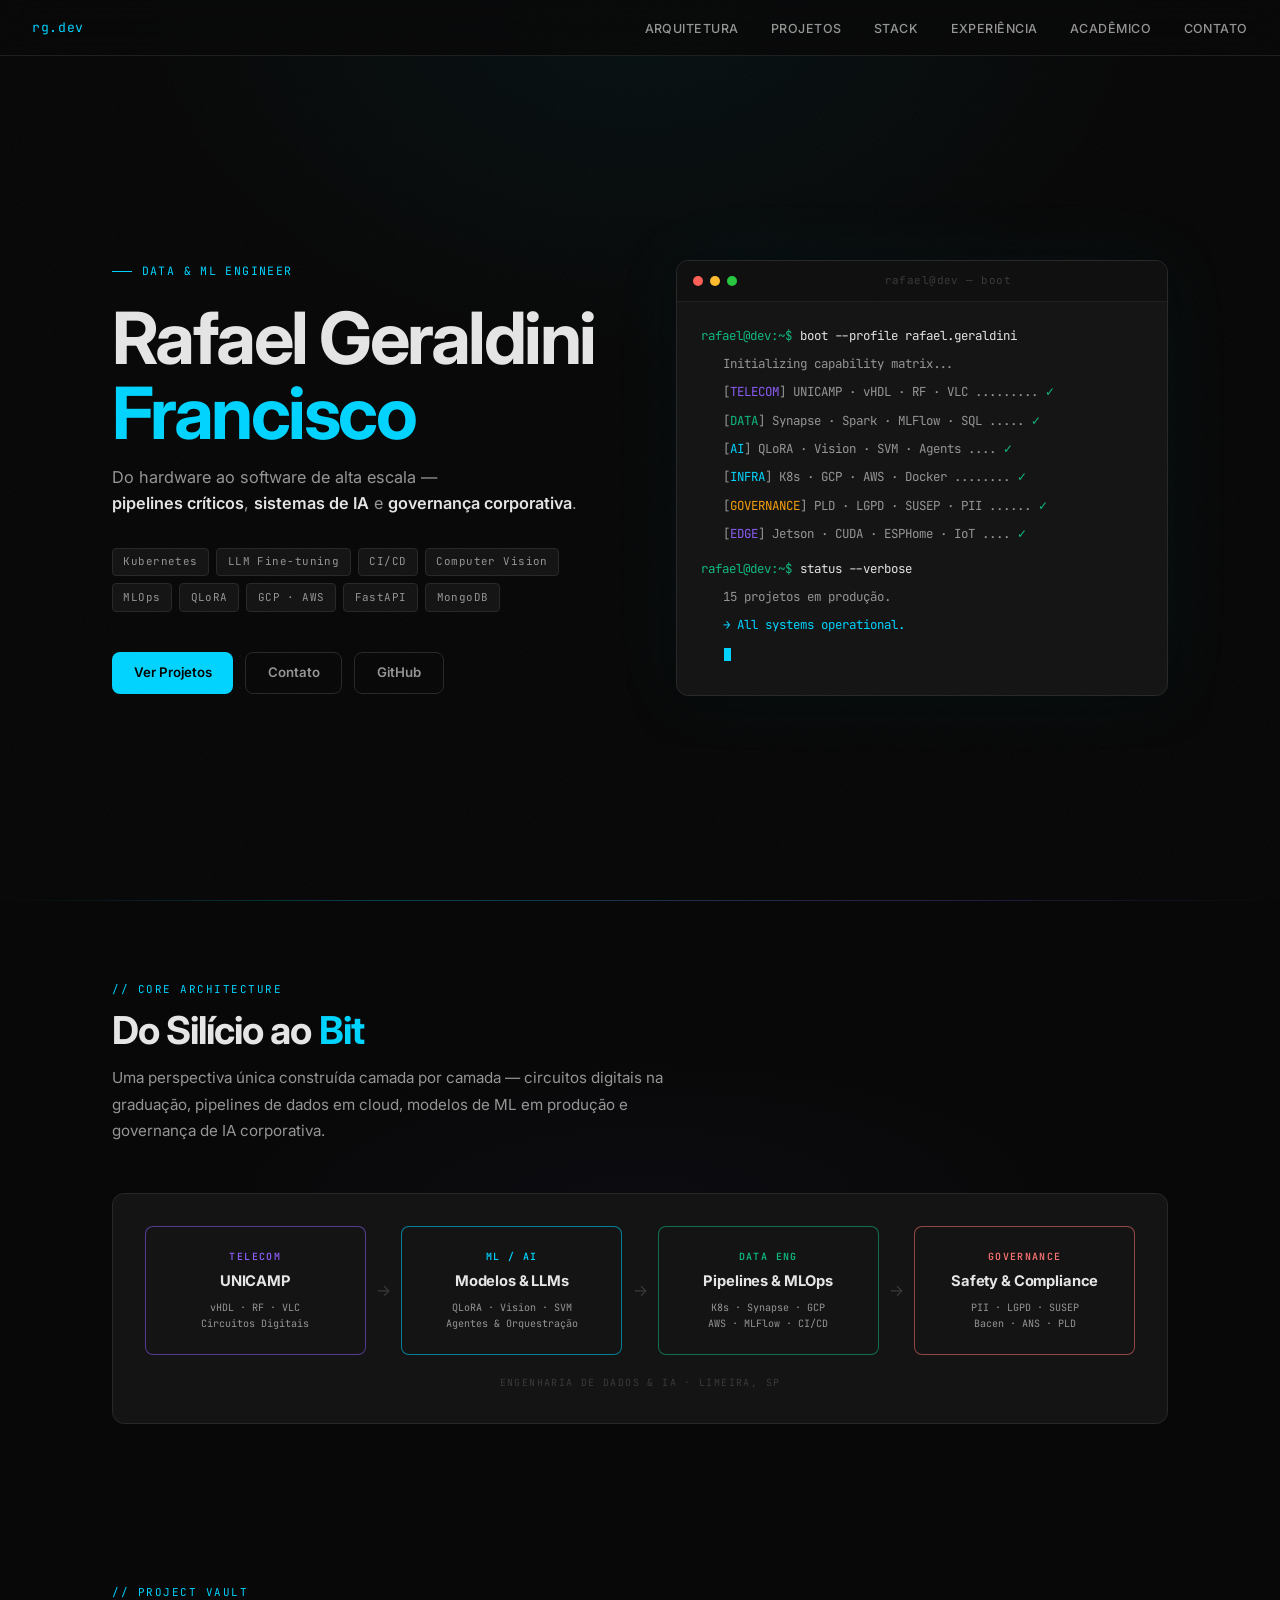
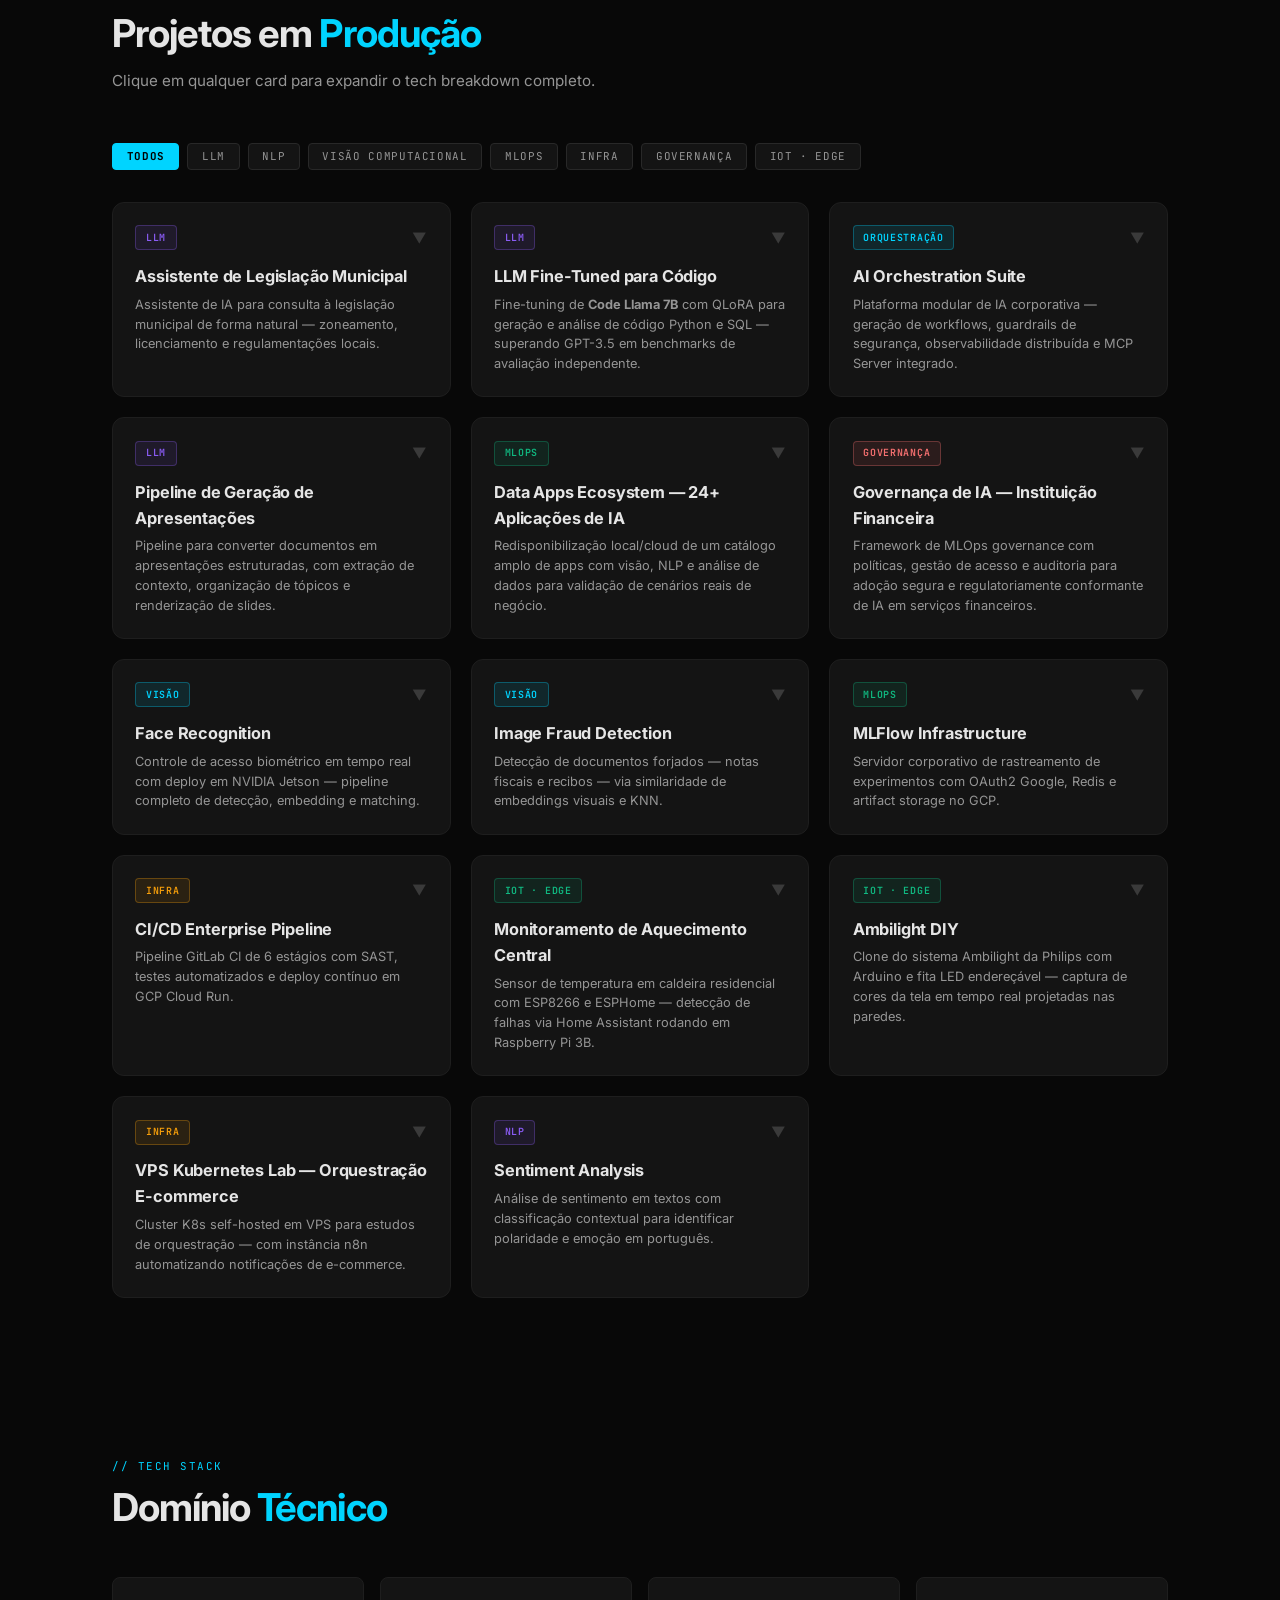
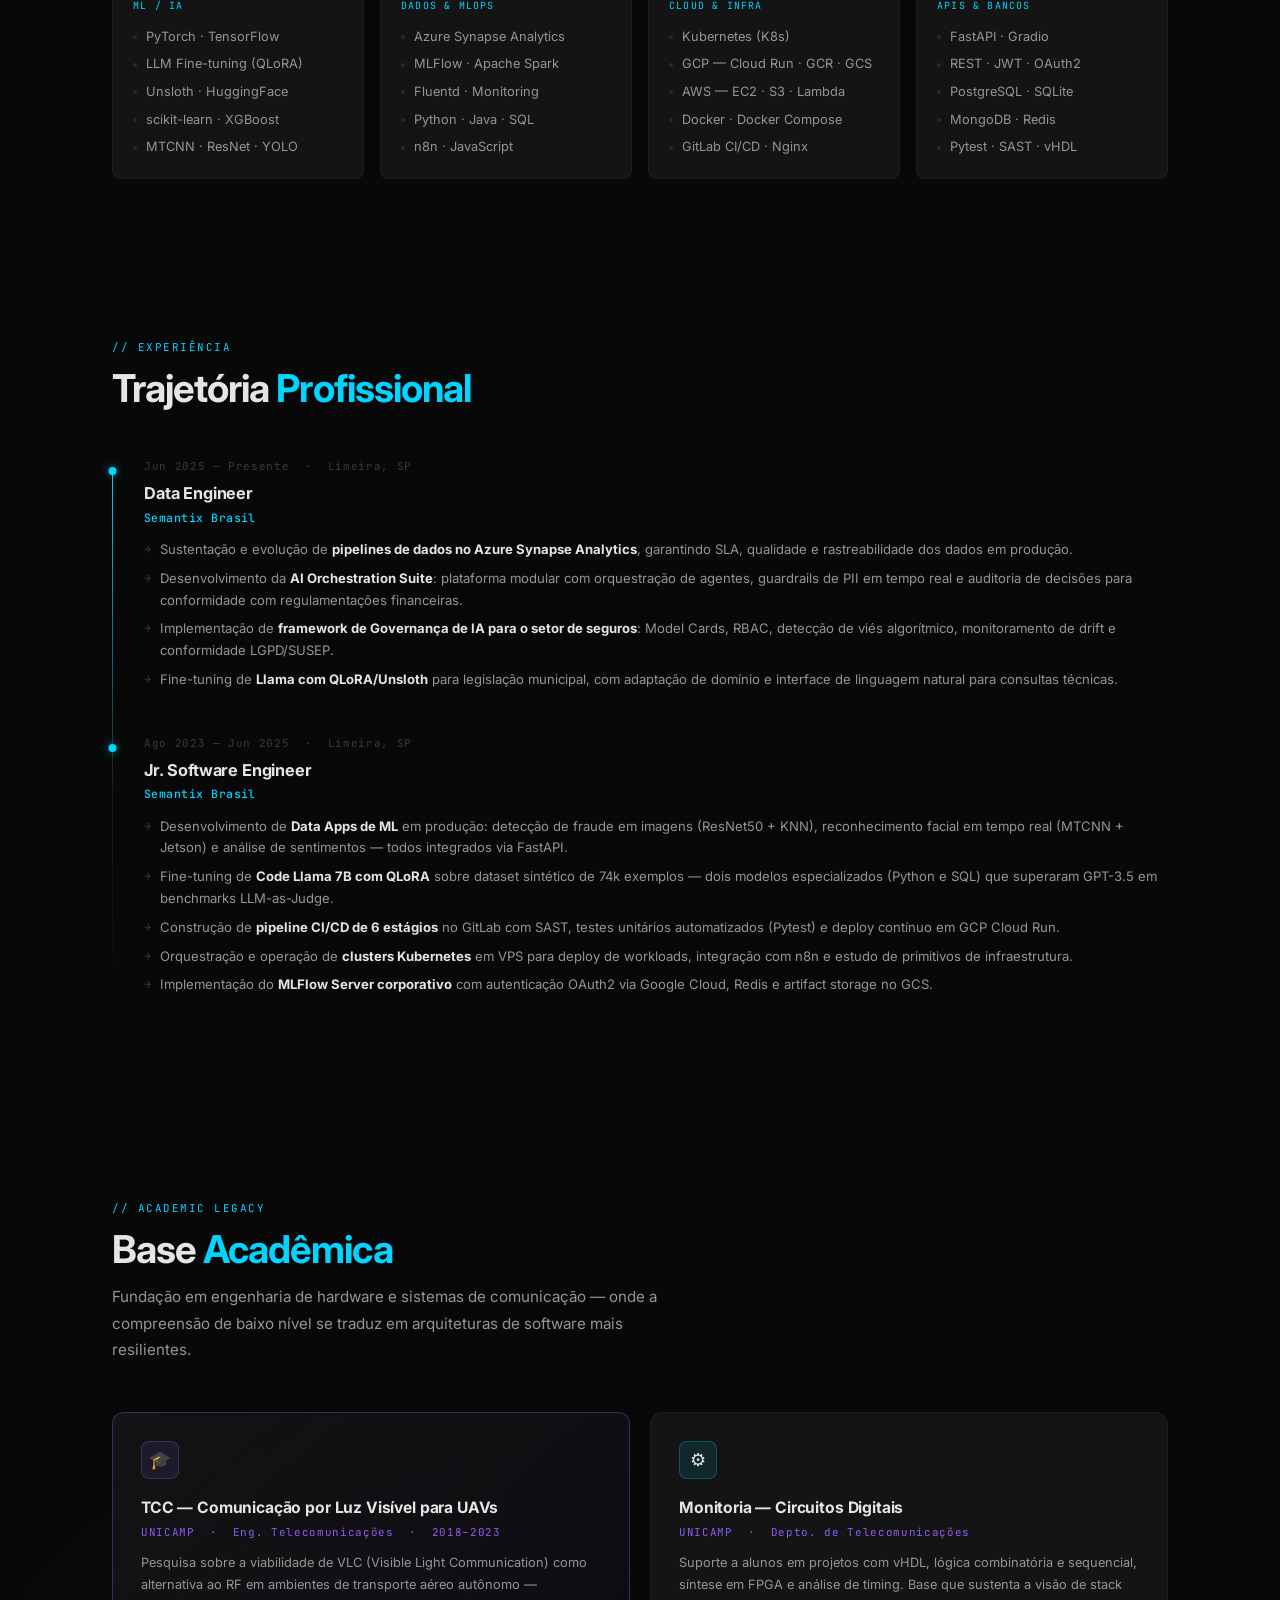
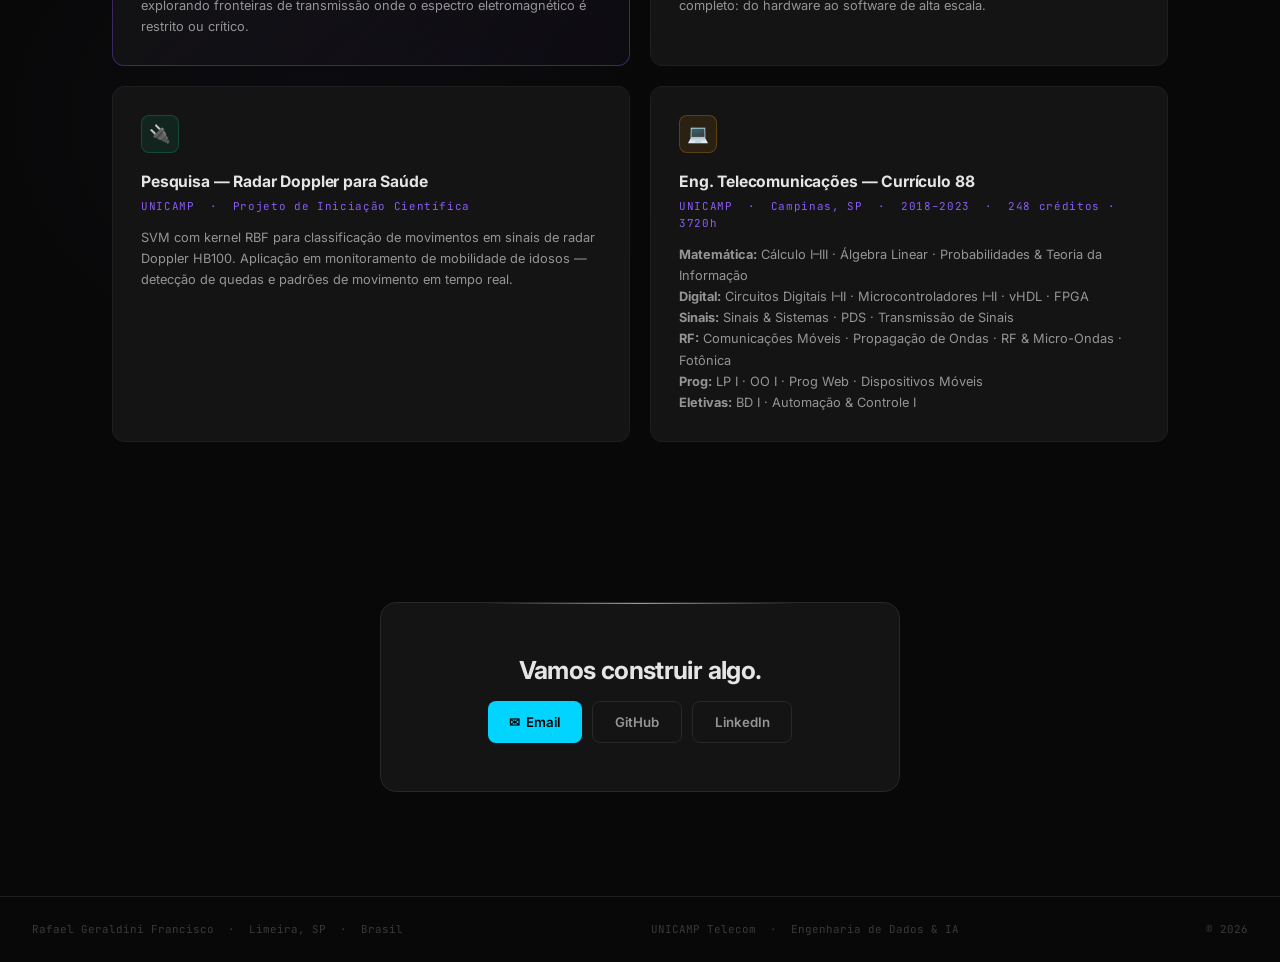
<file: index.html>
<!DOCTYPE html>
<html lang="pt-BR">

<head>
  <meta charset="UTF-8">
  <meta name="viewport" content="width=device-width, initial-scale=1.0">
  <title>Rafael Geraldini Francisco — Data &amp; ML Engineer</title>
  <meta name="description"
    content="Rafael Geraldini Francisco — Data &amp; ML Engineer especializado em pipelines críticos, governança de IA e sistemas de visão computacional. UNICAMP.">
  <meta name="theme-color" content="#080808">

  <!-- Fonts -->
  <link rel="preconnect" href="https://fonts.googleapis.com">
  <link rel="preconnect" href="https://fonts.gstatic.com" crossorigin>
  <link
    href="https://fonts.googleapis.com/css2?family=Inter:wght@300;400;500;600;700&family=JetBrains+Mono:wght@400;500;700&display=swap"
    rel="stylesheet">

  <!-- Styles -->
  <link rel="stylesheet" href="css/base.css">
  <link rel="stylesheet" href="css/layout.css">
  <link rel="stylesheet" href="css/components.css">
  <link rel="stylesheet" href="css/animations.css">
</head>

<body>

  <!-- ─── SCROLL PROGRESS ─── -->
  <div id="scroll-progress" aria-hidden="true"></div>

  <!-- ─── NAV ─── -->
  <nav id="nav" role="navigation" aria-label="Navegação principal">
    <a href="#hero" class="nav-logo">rg.dev</a>

    <ul class="nav-links">
      <li><a href="#architecture">Arquitetura</a></li>
      <li><a href="#projects">Projetos</a></li>
      <li><a href="#stack">Stack</a></li>
      <li><a href="#experience">Experiência</a></li>
      <li><a href="#academic">Acadêmico</a></li>
      <li><a href="#contact">Contato</a></li>
    </ul>

    <button class="nav-hamburger" id="nav-hamburger" aria-label="Abrir menu" aria-expanded="false">
      <span></span><span></span><span></span>
    </button>
  </nav>

  <!-- Mobile drawer -->
  <nav id="nav-drawer" class="nav-drawer" aria-label="Menu mobile">
    <a href="#architecture">Arquitetura</a>
    <a href="#projects">Projetos</a>
    <a href="#stack">Stack</a>
    <a href="#experience">Experiência</a>
    <a href="#academic">Acadêmico</a>
    <a href="#contact">Contato</a>
  </nav>

  <!-- ─── HERO ─── -->
  <section id="hero" aria-label="Introdução">
    <div class="container hero-inner">
      <div class="hero-grid">

        <!-- Left: Text -->
        <div>
          <p class="hero-eyebrow">Data &amp; ML Engineer</p>
          <h1 class="hero-name">Rafael Geraldini<br><span>Francisco</span></h1>
          <p class="hero-role">
            Do hardware ao software de alta escala —<br>
            <strong>pipelines críticos</strong>, <strong>sistemas de IA</strong> e
            <strong>governança corporativa</strong>.
          </p>
          <ul class="hero-tags" aria-label="Principais tecnologias">
            <li class="tag">Kubernetes</li>
            <li class="tag">LLM Fine-tuning</li>
            <li class="tag">CI/CD</li>
            <li class="tag">Computer Vision</li>
            <li class="tag">MLOps</li>
            <li class="tag">QLoRA</li>
            <li class="tag">GCP · AWS</li>
            <li class="tag">FastAPI</li>
            <li class="tag">MongoDB</li>
          </ul>
          <div class="hero-cta">
            <a href="#projects" class="btn btn-primary">Ver Projetos</a>
            <a href="mailto:rafael.gfrancisco@outlook.com" class="btn btn-ghost">Contato</a>
            <a href="https://github.com/rafachico" target="_blank" rel="noopener noreferrer"
              class="btn btn-ghost">GitHub</a>
          </div>
        </div>

        <!-- Right: Terminal -->
        <div>
          <div class="terminal" aria-label="Terminal de capacidades">
            <div class="terminal-bar" aria-hidden="true">
              <span class="t-dot t-dot-r"></span>
              <span class="t-dot t-dot-y"></span>
              <span class="t-dot t-dot-g"></span>
              <span class="terminal-bar-title">rafael@dev — boot</span>
            </div>
            <div class="terminal-body" id="terminal-body"></div>
          </div>
        </div>

      </div>
    </div>
  </section>

  <div class="glow-line" aria-hidden="true"></div>

  <!-- ─── ARCHITECTURE ─── -->
  <section id="architecture" aria-labelledby="arch-title">
    <div class="container">
      <header class="section-header fade-up">
        <span class="section-label">// core architecture</span>
        <h2 class="section-title" id="arch-title">Do Silício ao <span>Bit</span></h2>
        <p class="section-desc">
          Uma perspectiva única construída camada por camada — circuitos digitais na graduação,
          pipelines de dados em cloud, modelos de ML em produção e governança de IA corporativa.
        </p>
      </header>

      <div class="arch-diagram fade-up" aria-label="Diagrama de arquitetura: Telecom → ML/AI → Data Eng → Governance">
        <div class="arch-flow">

          <div class="arch-node arch-node--telecom">
            <span class="arch-node-label">Telecom</span>
            <strong class="arch-node-title">UNICAMP</strong>
            <span class="arch-node-sub">vHDL · RF · VLC<br>Circuitos Digitais</span>
          </div>

          <div class="arch-connector" aria-hidden="true">&#8594;</div>

          <div class="arch-node arch-node--ml">
            <span class="arch-node-label">ML / AI</span>
            <strong class="arch-node-title">Modelos &amp; LLMs</strong>
            <span class="arch-node-sub">QLoRA · Vision · SVM<br>Agentes &amp; Orquestração</span>
          </div>

          <div class="arch-connector" aria-hidden="true">&#8594;</div>

          <div class="arch-node arch-node--data">
            <span class="arch-node-label">Data Eng</span>
            <strong class="arch-node-title">Pipelines &amp; MLOps</strong>
            <span class="arch-node-sub">K8s · Synapse · GCP<br>AWS · MLFlow · CI/CD</span>
          </div>

          <div class="arch-connector" aria-hidden="true">&#8594;</div>

          <div class="arch-node arch-node--govern">
            <span class="arch-node-label">Governance</span>
            <strong class="arch-node-title">Safety &amp; Compliance</strong>
            <span class="arch-node-sub">PII · LGPD · SUSEP<br>Bacen · ANS · PLD</span>
          </div>

        </div>
        <p class="arch-footer">Engenharia de Dados &amp; IA · Limeira, SP</p>
      </div>
    </div>
  </section>

  <!-- ─── PROJECTS ─── -->
  <section id="projects" aria-labelledby="proj-title">
    <div class="container">
      <header class="section-header fade-up">
        <span class="section-label">// project vault</span>
        <h2 class="section-title" id="proj-title">Projetos em <span>Produção</span></h2>
        <p class="section-desc">Clique em qualquer card para expandir o tech breakdown completo.</p>
      </header>

      <!-- Filter -->
      <div class="filter-bar fade-up" aria-label="Filtrar projetos por categoria">
        <button class="filter-btn active" data-filter="todos">Todos</button>
        <button class="filter-btn" data-filter="llm">LLM</button>
        <button class="filter-btn" data-filter="nlp">NLP</button>
        <button class="filter-btn" data-filter="visao">Visão Computacional</button>
        <button class="filter-btn" data-filter="mlops">MLOps</button>
        <button class="filter-btn" data-filter="infra">Infra</button>
        <button class="filter-btn" data-filter="governanca">Governança</button>
        <button class="filter-btn" data-filter="iot">IoT · Edge</button>
      </div>

      <div class="projects-grid">

        <!-- Legislação Municipal Chat -->
        <div class="project-card fade-up" data-category="llm">
          <button class="project-head" type="button" aria-expanded="false">
            <div class="project-meta">
              <span class="badge badge-llm">LLM</span>
              <span class="card-toggle" aria-hidden="true">&#9660;</span>
            </div>
            <h3 class="project-name">Assistente de Legislação Municipal</h3>
            <p class="project-sub">Assistente de IA para consulta à legislação municipal de forma natural —
              zoneamento, licenciamento e regulamentações locais.</p>
          </button>
          <div class="project-body" aria-hidden="true">
            <div class="project-body-inner">
              <div>
                <p class="bd-label">Problema</p>
                <p class="bd-text">Acesso à legislação de zoneamento e licenciamento empresarial era fragmentado, exigia
                  conhecimento técnico-jurídico e consumia horas de pesquisa em portais públicos.</p>
              </div>
              <div>
                <p class="bd-label">Solução</p>
                <p class="bd-text">Fine-tuning supervisionado de um modelo <strong>Llama</strong> com <strong>QLoRA +
                    Unsloth</strong> sobre o corpus jurídico municipal completo, exposto via interface de linguagem
                  natural. O modelo responde em segundos consultas que antes levavam horas.</p>
              </div>
              <div>
                <p class="bd-label">Stack Técnica</p>
                <div class="chip-row">
                  <span class="chip">Llama</span><span class="chip">QLoRA</span><span class="chip">Unsloth</span>
                  <span class="chip">HuggingFace</span><span class="chip">Python</span><span class="chip">FastAPI</span>
                </div>
              </div>
              <div>
                <p class="bd-label">Impacto</p>
                <p class="bd-text">Democratização do acesso à informação técnica municipal — de horas para segundos.
                  Interface de linguagem natural elimina a barreira de conhecimento jurídico.</p>
              </div>
            </div>
          </div>
        </div>

        <!-- Fine-tuning de Código -->
        <div class="project-card fade-up" data-category="llm">
          <button class="project-head" type="button" aria-expanded="false">
            <div class="project-meta">
              <span class="badge badge-llm">LLM</span>
              <span class="card-toggle" aria-hidden="true">&#9660;</span>
            </div>
            <h3 class="project-name">LLM Fine-Tuned para Código</h3>
            <p class="project-sub">Fine-tuning de <strong>Code Llama 7B</strong> com QLoRA para geração e análise de
              código Python e SQL — superando GPT-3.5 em benchmarks de avaliação independente.</p>
          </button>
          <div class="project-body" aria-hidden="true">
            <div class="project-body-inner">
              <div>
                <p class="bd-label">Duas Variantes</p>
                <p class="bd-text">
                  <strong>Modelo Python Fine-Tuned</strong> — geração e análise de código Python: <strong>97,95%
                    LLM-as-Judge</strong>
                  (GPT-3.5: 94,29%) · CodeBERT-F1 <strong>0,9131</strong><br>
                  <strong>Modelo SQL Fine-Tuned</strong> — text-to-SQL em dialect corporativo: <strong>71,33%
                    LLM-as-Judge</strong>
                  (GPT-3.5 Turbo: 67,52%) · CodeBERT-F1 <strong>0,9459</strong>
                </p>
              </div>
              <div>
                <p class="bd-label">Dataset Sintético</p>
                <p class="bd-text"><strong>74.222 exemplos</strong> de treino gerados por pipeline automatizado:
                  extração de contexto de código-base real → geração de pares instrução/resposta via LLM → filtragem de
                  qualidade → dataset estruturado para fine-tuning supervisionado.</p>
              </div>
              <div>
                <p class="bd-label">Treinamento</p>
                <p class="bd-text">QLoRA 4-bit com LoRA rank-16 em <strong>NVIDIA A100 40 GB</strong>. Fev–Abr 2024.
                  Avaliação tripla: LLM-as-Judge, CodeBERT-F1 e execução funcional de código.</p>
              </div>
              <div>
                <p class="bd-label">Disponibilidade &amp; Impacto</p>
                <p class="bd-text">
                  Modelos públicos em Hugging Face, compatíveis com API OpenAI via vLLM para deploy corporativo.
                  Quantização 4-bit reduz custo de memória e acelera inferência em ambientes de produção.
                </p>
              </div>
              <div>
                <p class="bd-label">Stack Técnica</p>
                <div class="chip-row">
                  <span class="chip">Code Llama 7B</span><span class="chip">QLoRA</span><span class="chip">PEFT</span>
                  <span class="chip">HuggingFace</span><span class="chip">vLLM</span><span class="chip">CodeBERT</span>
                  <span class="chip">A100 40GB</span><span class="chip">Python</span>
                </div>
              </div>
            </div>
          </div>
        </div>

        <!-- AI Orchestration Suite -->
        <div class="project-card fade-up" data-category="llm governanca">
          <button class="project-head" type="button" aria-expanded="false">
            <div class="project-meta">
              <span class="badge badge-orch">Orquestração</span>
              <span class="card-toggle" aria-hidden="true">&#9660;</span>
            </div>
            <h3 class="project-name">AI Orchestration Suite</h3>
            <p class="project-sub">Plataforma modular de IA corporativa — geração de workflows, guardrails de segurança,
              observabilidade distribuída e MCP Server integrado.</p>
          </button>
          <div class="project-body" aria-hidden="true">
            <div class="project-body-inner">
              <div>
                <p class="bd-label">Módulos</p>
                <p class="bd-text">
                  <strong>Gerador de Workflows</strong> — constrói fluxos LLM com catálogo de conectores, detecção de
                  ambiguidade em prompts e continuidade de sessão entre agentes<br>
                  <strong>Engine de Guardrails</strong> — NER via Transformers+spaCy, Regex, Moderação, detecção de
                  Jailbreak e Prompt Injection, SDK de Blocking/Masking de PII em tempo real<br>
                  <strong>Observabilidade</strong> — stack Loki + MongoDB + Fluentd, rastreamento distribuído de
                  chamadas entre agentes e sistema de alertas<br>
                  <strong>Web Search</strong> — roteador multi-provider: Tavily · Exa · DuckDuckGo · SerpAPI<br>
                  <strong>MCP Server</strong> — protocolo de contexto para integração com agentes externos
                </p>
              </div>
              <div>
                <p class="bd-label">Diferencial</p>
                <p class="bd-text">Auditoria completa de todas as decisões tomadas por agentes, detecção de PII em tempo
                  real com mascaramento antes de qualquer chamada a LLM externo, conformidade a PLD e LGPD com trilhas
                  de log imutáveis.</p>
              </div>
              <div>
                <p class="bd-label">Guardrails em Ação</p>
                <p class="bd-text">Cenário real de proteção: solicitações com padrões de CPF e dados sensíveis são
                  interceptadas por NER + Regex antes do LLM. O pipeline aplica mascaramento automático e segue com
                  resposta segura, preservando rastreabilidade para auditoria posterior.</p>
              </div>
              <div>
                <p class="bd-label">Stack Técnica</p>
                <div class="chip-row">
                  <span class="chip">Python</span><span class="chip">FastAPI</span><span class="chip">spaCy</span>
                  <span class="chip">Transformers</span><span class="chip">Loki</span><span class="chip">MongoDB</span>
                  <span class="chip">Fluentd</span><span class="chip">MCP</span><span class="chip">JavaScript</span>
                </div>
              </div>
            </div>
          </div>
        </div>

        <!-- Demo PDF to PPT -->
        <div class="project-card fade-up" data-category="llm">
          <button class="project-head" type="button" aria-expanded="false">
            <div class="project-meta">
              <span class="badge badge-llm">LLM</span>
              <span class="card-toggle" aria-hidden="true">&#9660;</span>
            </div>
            <h3 class="project-name">Pipeline de Geração de Apresentações</h3>
            <p class="project-sub">Pipeline para converter documentos em apresentações estruturadas, com extração de
              contexto, organização de tópicos e renderização de slides.</p>
          </button>
          <div class="project-body" aria-hidden="true">
            <div class="project-body-inner">
              <div>
                <p class="bd-label">Contexto</p>
                <p class="bd-text">Projeto para acelerar construção de documentos estruturados, validado em
                  múltiplas iterações de arquitetura.</p>
              </div>
              <div>
                <p class="bd-label">Resultado</p>
                <p class="bd-text">Entrega funcional com extração de parágrafos, geração de questões norteadoras e
                  renderização inicial de slides. Primeiro protótipo operando com ~9,5 tokens/s em ambiente local.</p>
              </div>
              <div>
                <p class="bd-label">Stack Técnica</p>
                <div class="chip-row">
                  <span class="chip">Gemma 2 2B</span><span class="chip">Python</span><span
                    class="chip">Streamlit</span>
                  <span class="chip">LLM Prompting</span><span class="chip">PDF Parsing</span>
                </div>
              </div>
            </div>
          </div>
        </div>

        <!-- Data Apps Ecosystem -->
        <div class="project-card fade-up" data-category="mlops visao">
          <button class="project-head" type="button" aria-expanded="false">
            <div class="project-meta">
              <span class="badge badge-mlops">MLOps</span>
              <span class="card-toggle" aria-hidden="true">&#9660;</span>
            </div>
            <h3 class="project-name">Data Apps Ecosystem — 24+ Aplicações de IA</h3>
            <p class="project-sub">Redisponibilização local/cloud de um catálogo amplo de apps com visão, NLP e
              análise de dados para validação de cenários reais de negócio.</p>
          </button>
          <div class="project-body" aria-hidden="true">
            <div class="project-body-inner">
              <div>
                <p class="bd-label">Cobertura</p>
                <p class="bd-text">Face recognition, OCR, fraud detection, object counting, summarization, sentiment,
                  speech-to-text, recommender, segmentation, forecasting e outros módulos aplicados a operações reais.
                </p>
              </div>
              <div>
                <p class="bd-label">Status de Entrega</p>
                <p class="bd-text">Apps disponibilizados com trilha de execução local e cloud. Parte dos cenários ficou
                  condicionada a credenciais externas de API, com fallback documentado para continuidade técnica.</p>
              </div>
              <div>
                <p class="bd-label">Stack Técnica</p>
                <div class="chip-row">
                  <span class="chip">FastAPI</span><span class="chip">PyTorch</span><span class="chip">TensorFlow</span>
                  <span class="chip">Docker Compose</span><span class="chip">GCP</span><span class="chip">AWS</span>
                </div>
              </div>
            </div>
          </div>
        </div>

        <!-- AI Governance -->
        <div class="project-card fade-up" data-category="governanca">
          <button class="project-head" type="button" aria-expanded="false">
            <div class="project-meta">
              <span class="badge badge-govern">Governança</span>
              <span class="card-toggle" aria-hidden="true">&#9660;</span>
            </div>
            <h3 class="project-name">Governança de IA — Instituição Financeira</h3>
            <p class="project-sub">Framework de MLOps governance com políticas, gestão de acesso e auditoria para
              adoção segura e regulatoriamente conformante de IA em serviços financeiros.</p>
          </button>
          <div class="project-body" aria-hidden="true">
            <div class="project-body-inner">
              <div>
                <p class="bd-label">Contexto</p>
                <p class="bd-text">Uma instituição financeira precisava formalizar o ciclo de vida de modelos de IA em
                  produção — de aprovação até monitoramento contínuo — em conformidade com <strong>PLD</strong>,
                  <strong>LGPD</strong> e diretrizes do <strong>BACEN</strong> sobre uso responsável de algoritmos em
                  decisões de crédito e risco.
                </p>
              </div>
              <div>
                <p class="bd-label">Entregáveis</p>
                <p class="bd-text">
                  · Mapeamento de riscos e criação de <strong>Model Cards</strong> para todos os modelos em
                  produção<br>
                  · <strong>RBAC granular</strong> com políticas de acesso segmentadas por time e nível de risco<br>
                  · Pipeline de monitoramento de <strong>concept drift</strong> e data drift com alertas automáticos<br>
                  · Processo de validação de <strong>viés algorítmico</strong> pré-deploy com relatório de equidade<br>
                  · Trilhas de auditoria imutáveis para decisões automatizadas de alto impacto
                </p>
              </div>
              <div>
                <p class="bd-label">Stack Técnica</p>
                <div class="chip-row">
                  <span class="chip">Python</span><span class="chip">MLFlow</span><span class="chip">RBAC</span>
                  <span class="chip">Bias Detection</span><span class="chip">Model Cards</span>
                  <span class="chip">PLD</span><span class="chip">LGPD</span><span class="chip">PostgreSQL</span>
                </div>
              </div>
              <div>
                <p class="bd-label">Impacto</p>
                <p class="bd-text">Redução de risco regulatório, visibilidade completa sobre o ciclo de vida dos modelos
                  e processos formais de revisão humana para decisões automatizadas de alto impacto ao cliente.</p>
              </div>
            </div>
          </div>
        </div>

        <!-- Face Recognition -->
        <div class="project-card fade-up" data-category="visao">
          <button class="project-head" type="button" aria-expanded="false">
            <div class="project-meta">
              <span class="badge badge-vision">Visão</span>
              <span class="card-toggle" aria-hidden="true">&#9660;</span>
            </div>
            <h3 class="project-name">Face Recognition</h3>
            <p class="project-sub">Controle de acesso biométrico em tempo real com deploy em NVIDIA Jetson — pipeline
              completo de detecção, embedding e matching.</p>
          </button>
          <div class="project-body" aria-hidden="true">
            <div class="project-body-inner">
              <div>
                <p class="bd-label">Arquitetura (3 etapas)</p>
                <p class="bd-text">
                  1. Detecção facial com <strong>MTCNN</strong> ·
                  2. Geração de embeddings com <strong>Inception ResNet / ResNet50</strong> ·
                  3. Matching por <strong>Cosine Similarity</strong> contra galeria de identidades.
                </p>
              </div>
              <div>
                <p class="bd-label">Performance</p>
                <p class="bd-text">VGGFace2: <strong>97.77% Precision · 97.22% Recall</strong>. Deploy otimizado para
                  CUDA no NVIDIA Jetson com gestão de dependências cross-arch (Python 3.6 · Torch 1.10).</p>
              </div>
              <div>
                <p class="bd-label">Datasets</p>
                <p class="bd-text">VGGFace2 (3,3M+ faces · 9.131 identidades) · CASIA WebFace (494k imagens · 10.575
                  identidades)</p>
              </div>
              <div>
                <p class="bd-label">Stack Técnica</p>
                <div class="chip-row">
                  <span class="chip">MTCNN</span><span class="chip">Inception ResNet</span><span
                    class="chip">ResNet50</span>
                  <span class="chip">PyTorch</span><span class="chip">CUDA</span><span class="chip">NVIDIA Jetson</span>
                  <span class="chip">FastAPI</span><span class="chip">OpenCV</span>
                </div>
              </div>
            </div>
          </div>
        </div>

        <!-- Image Fraud -->
        <div class="project-card fade-up" data-category="visao">
          <button class="project-head" type="button" aria-expanded="false">
            <div class="project-meta">
              <span class="badge badge-vision">Visão</span>
              <span class="card-toggle" aria-hidden="true">&#9660;</span>
            </div>
            <h3 class="project-name">Image Fraud Detection</h3>
            <p class="project-sub">Detecção de documentos forjados — notas fiscais e recibos — via similaridade de
              embeddings visuais e KNN.</p>
          </button>
          <div class="project-body" aria-hidden="true">
            <div class="project-body-inner">
              <div>
                <p class="bd-label">Abordagem</p>
                <p class="bd-text">Extração de features com <strong>ResNet50</strong>, normalização por
                  <strong>histogram matching</strong> (scikit-image) e busca <strong>KNN</strong> no espaço de
                  embeddings com StandardScaler. Múltiplas métricas: FSIM, SSIM, RMSE, UIQ.
                </p>
              </div>
              <div>
                <p class="bd-label">API</p>
                <p class="bd-text">
                  <span class="bd-code">POST /api/img_fraud_detect</span>&nbsp;
                  <span class="bd-code">POST /api/images_upload</span>
                </p>
              </div>
              <div>
                <p class="bd-label">Stack Técnica</p>
                <div class="chip-row">
                  <span class="chip">ResNet50</span><span class="chip">KNN</span><span class="chip">scikit-image</span>
                  <span class="chip">FastAPI</span><span class="chip">Gradio</span><span class="chip">OpenCV</span>
                  <span class="chip">NumPy</span><span class="chip">scikit-learn</span>
                </div>
              </div>
            </div>
          </div>
        </div>

        <!-- MLFlow Infrastructure -->
        <div class="project-card fade-up" data-category="mlops">
          <button class="project-head" type="button" aria-expanded="false">
            <div class="project-meta">
              <span class="badge badge-mlops">MLOps</span>
              <span class="card-toggle" aria-hidden="true">&#9660;</span>
            </div>
            <h3 class="project-name">MLFlow Infrastructure</h3>
            <p class="project-sub">Servidor corporativo de rastreamento de experimentos com OAuth2 Google, Redis e
              artifact storage no GCP.</p>
          </button>
          <div class="project-body" aria-hidden="true">
            <div class="project-body-inner">
              <div>
                <p class="bd-label">Arquitetura (4 containers)</p>
                <p class="bd-text">
                  <strong>Redis</strong> (session store) →
                  <strong>OAuth2 Proxy</strong> (Google Auth + JWT) →
                  <strong>Nginx</strong> (reverse proxy) →
                  <strong>MLFlow 1.28</strong> (SQLite + GCS artifacts).
                </p>
              </div>
              <div>
                <p class="bd-label">Segurança</p>
                <p class="bd-text">Controle de acesso por domínio via Google Cloud. Cookie refresh de 2h. Header
                  forwarding: <span class="bd-code">X-User</span> <span class="bd-code">X-Email</span> <span
                    class="bd-code">X-Access-Token</span>.</p>
              </div>
              <div>
                <p class="bd-label">Frameworks suportados</p>
                <div class="chip-row">
                  <span class="chip">SKLearn</span><span class="chip">TensorFlow</span><span class="chip">PyTorch</span>
                  <span class="chip">XGBoost</span><span class="chip">YOLOv5</span>
                </div>
              </div>
              <div>
                <p class="bd-label">Stack Técnica</p>
                <div class="chip-row">
                  <span class="chip">Docker Compose</span><span class="chip">Nginx</span><span class="chip">OAuth2
                    Proxy</span>
                  <span class="chip">Redis</span><span class="chip">GCS</span><span class="chip">GCP</span>
                </div>
              </div>
            </div>
          </div>
        </div>

        <!-- CI/CD Pipeline -->
        <div class="project-card fade-up" data-category="infra">
          <button class="project-head" type="button" aria-expanded="false">
            <div class="project-meta">
              <span class="badge badge-infra">Infra</span>
              <span class="card-toggle" aria-hidden="true">&#9660;</span>
            </div>
            <h3 class="project-name">CI/CD Enterprise Pipeline</h3>
            <p class="project-sub">Pipeline GitLab CI de 6 estágios com SAST, testes automatizados e deploy contínuo em
              GCP Cloud Run.</p>
          </button>
          <div class="project-body" aria-hidden="true">
            <div class="project-body-inner">
              <div>
                <p class="bd-label">Estágios</p>
                <p class="bd-text">
                  1. <strong>SAST</strong> — security scanning ·
                  2. <strong>Unit Test</strong> — Pytest Python 3.9 ·
                  3. <strong>Validate</strong> — Dockerfile lint ·
                  4. <strong>Build</strong> — Docker → GCR ·
                  5. <strong>Deploy</strong> — Cloud Run ·
                  6. <strong>Healthcheck</strong> — <span class="bd-code">POST /health</span>
                </p>
              </div>
              <div>
                <p class="bd-label">Diferencial</p>
                <p class="bd-text">Docker-in-Docker (DinD) para build isolado, autenticação via service account GCP e
                  verificação automatizada de saúde de frontend e backend após cada deploy.</p>
              </div>
              <div>
                <p class="bd-label">Stack Técnica</p>
                <div class="chip-row">
                  <span class="chip">GitLab CI</span><span class="chip">DinD</span><span class="chip">Pytest</span>
                  <span class="chip">Cloud Run</span><span class="chip">GCR</span><span class="chip">gcloud
                    CLI</span><span class="chip">SAST</span>
                </div>
              </div>
            </div>
          </div>
        </div>

        <!-- Water Heating Monitor -->
        <div class="project-card fade-up" data-category="iot">
          <button class="project-head" type="button" aria-expanded="false">
            <div class="project-meta">
              <span class="badge badge-iot">IoT · Edge</span>
              <span class="card-toggle" aria-hidden="true">&#9660;</span>
            </div>
            <h3 class="project-name">Monitoramento de Aquecimento Central</h3>
            <p class="project-sub">Sensor de temperatura em caldeira residencial com ESP8266 e ESPHome — detecção de
              falhas via Home Assistant rodando em Raspberry Pi 3B.</p>
          </button>
          <div class="project-body" aria-hidden="true">
            <div class="project-body-inner">
              <div>
                <p class="bd-label">Problema</p>
                <p class="bd-text">Identificar falhas silenciosas na caldeira do sistema de aquecimento de água central
                  antes que causem interrupção de serviço — sem depender de manutenção reativa.</p>
              </div>
              <div>
                <p class="bd-label">Arquitetura</p>
                <p class="bd-text">Sonda <strong>DS18B20</strong> → <strong>ESP8266</strong> com firmware
                  <strong>ESPHome</strong> (MQTT over Wi-Fi) → <strong>Home Assistant</strong> (automações e alertas)
                  hospedado em <strong>Raspberry Pi 3B</strong> local.
                </p>
              </div>
              <div>
                <p class="bd-label">Funcionalidades</p>
                <p class="bd-text">Dashboard de temperatura em tempo real · Alertas automáticos por anomalia de leitura
                  · Histórico de séries temporais · Detecção de falha por threshold configurável.</p>
              </div>
              <div>
                <p class="bd-label">Stack Técnica</p>
                <div class="chip-row">
                  <span class="chip">ESP8266</span><span class="chip">ESPHome</span>
                  <span class="chip">Home Assistant</span><span class="chip">Raspberry Pi 3B</span>
                  <span class="chip">MQTT</span><span class="chip">DS18B20</span>
                </div>
              </div>
            </div>
          </div>
        </div>

        <!-- Ambilight DIY -->
        <div class="project-card fade-up" data-category="iot">
          <button class="project-head" type="button" aria-expanded="false">
            <div class="project-meta">
              <span class="badge badge-iot">IoT · Edge</span>
              <span class="card-toggle" aria-hidden="true">&#9660;</span>
            </div>
            <h3 class="project-name">Ambilight DIY</h3>
            <p class="project-sub">Clone do sistema Ambilight da Philips com Arduino e fita LED endereçável — captura
              de cores da tela em tempo real projetadas nas paredes.</p>
          </button>
          <div class="project-body" aria-hidden="true">
            <div class="project-body-inner">
              <div>
                <p class="bd-label">Como Funciona</p>
                <p class="bd-text">Software de captura (host) amostra as bordas do frame em tempo real, computa a cor
                  média por região e envia os valores RGB via serial USB ao <strong>Arduino</strong>, que controla cada
                  LED da fita <strong>WS2812B</strong> individualmente via protocolo endereçável.</p>
              </div>
              <div>
                <p class="bd-label">Resultado</p>
                <p class="bd-text">Latência perceptível &lt; 50 ms · Suporte a múltiplos perfis de layout por posição
                  da fita (superior, lateral, inferior) · Extensível para múltiplos segmentos independentes.</p>
              </div>
              <div>
                <p class="bd-label">Stack Técnica</p>
                <div class="chip-row">
                  <span class="chip">Arduino</span><span class="chip">WS2812B</span><span class="chip">FastLED</span>
                  <span class="chip">Serial USB</span><span class="chip">C++</span>
                </div>
              </div>
            </div>
          </div>
        </div>

        <!-- VPS K8s Lab + n8n -->
        <div class="project-card fade-up" data-category="infra">
          <button class="project-head" type="button" aria-expanded="false">
            <div class="project-meta">
              <span class="badge badge-infra">Infra</span>
              <span class="card-toggle" aria-hidden="true">&#9660;</span>
            </div>
            <h3 class="project-name">VPS Kubernetes Lab — Orquestração E-commerce</h3>
            <p class="project-sub">Cluster K8s self-hosted em VPS para estudos de orquestração — com instância n8n
              automatizando notificações de e-commerce.</p>
          </button>
          <div class="project-body" aria-hidden="true">
            <div class="project-body-inner">
              <div>
                <p class="bd-label">Infraestrutura</p>
                <p class="bd-text">VPS Linux com cluster <strong>Kubernetes</strong> single-node — ambiente
                  deliberadamente
                  não gerenciado para estudar os primitivos K8s (deployments, services, ingress, secrets) sem
                  abstração de cloud provider.</p>
              </div>
              <div>
                <p class="bd-label">Aplicação — Notificações E-commerce</p>
                <p class="bd-text"><strong>n8n</strong> hospedado no cluster para orquestrar notificações de eventos do
                  e-commerce: confirmação de pedido, atualização de rastreio e alertas de status — integrando webhooks
                  do e-commerce com múltiplos canais de notificação.</p>
              </div>
              <div>
                <p class="bd-label">Stack Técnica</p>
                <div class="chip-row">
                  <span class="chip">Kubernetes</span><span class="chip">n8n</span><span class="chip">VPS Linux</span>
                  <span class="chip">Docker</span><span class="chip">Nginx Ingress</span><span
                    class="chip">Webhooks</span>
                </div>
              </div>
            </div>
          </div>
        </div>

        <!-- Sentiment Analysis -->
        <div class="project-card fade-up" data-category="nlp">
          <button class="project-head" type="button" aria-expanded="false">
            <div class="project-meta">
              <span class="badge badge-nlp">NLP</span>
              <span class="card-toggle" aria-hidden="true">&#9660;</span>
            </div>
            <h3 class="project-name">Sentiment Analysis</h3>
            <p class="project-sub">Análise de sentimento em textos com classificação contextual para identificar
              polaridade e emoção em português.</p>
          </button>
          <div class="project-body" aria-hidden="true">
            <div class="project-body-inner">
              <div>
                <p class="bd-label">Abordagem</p>
                <p class="bd-text">Pipeline com embeddings contextuais e fine-tuning de modelos transformers para
                  classificação robusta de sentimento em domínio real.</p>
              </div>
              <div>
                <p class="bd-label">Aplicações</p>
                <p class="bd-text">Monitoramento de feedback de usuários, análise de satisfação e suporte a operações
                  de atendimento com priorização orientada a sentimento.</p>
              </div>
              <div>
                <p class="bd-label">Stack Técnica</p>
                <div class="chip-row">
                  <span class="chip">Transformers</span><span class="chip">BERT</span><span
                    class="chip">DistilBERT</span>
                  <span class="chip">Python</span><span class="chip">scikit-learn</span><span
                    class="chip">FastAPI</span>
                </div>
              </div>
            </div>
          </div>
        </div>

      </div>
    </div>
  </section>

  <!-- ─── STACK ─── -->
  <section id="stack" aria-labelledby="stack-title">
    <div class="container">
      <header class="section-header fade-up">
        <span class="section-label">// tech stack</span>
        <h2 class="section-title" id="stack-title">Domínio <span>Técnico</span></h2>
      </header>
      <div class="stack-grid">

        <div class="stack-group fade-up">
          <p class="stack-group-label">ML / IA</p>
          <div class="stack-items">
            <div class="stack-item"><span class="stack-dot"></span>PyTorch · TensorFlow</div>
            <div class="stack-item"><span class="stack-dot"></span>LLM Fine-tuning (QLoRA)</div>
            <div class="stack-item"><span class="stack-dot"></span>Unsloth · HuggingFace</div>
            <div class="stack-item"><span class="stack-dot"></span>scikit-learn · XGBoost</div>
            <div class="stack-item"><span class="stack-dot"></span>MTCNN · ResNet · YOLO</div>
          </div>
        </div>

        <div class="stack-group fade-up">
          <p class="stack-group-label">Dados &amp; MLOps</p>
          <div class="stack-items">
            <div class="stack-item"><span class="stack-dot"></span>Azure Synapse Analytics</div>
            <div class="stack-item"><span class="stack-dot"></span>MLFlow · Apache Spark</div>
            <div class="stack-item"><span class="stack-dot"></span>Fluentd · Monitoring</div>
            <div class="stack-item"><span class="stack-dot"></span>Python · Java · SQL</div>
            <div class="stack-item"><span class="stack-dot"></span>n8n · JavaScript</div>
          </div>
        </div>

        <div class="stack-group fade-up">
          <p class="stack-group-label">Cloud &amp; Infra</p>
          <div class="stack-items">
            <div class="stack-item"><span class="stack-dot"></span>Kubernetes (K8s)</div>
            <div class="stack-item"><span class="stack-dot"></span>GCP — Cloud Run · GCR · GCS</div>
            <div class="stack-item"><span class="stack-dot"></span>AWS — EC2 · S3 · Lambda</div>
            <div class="stack-item"><span class="stack-dot"></span>Docker · Docker Compose</div>
            <div class="stack-item"><span class="stack-dot"></span>GitLab CI/CD · Nginx</div>
          </div>
        </div>

        <div class="stack-group fade-up">
          <p class="stack-group-label">APIs &amp; Bancos</p>
          <div class="stack-items">
            <div class="stack-item"><span class="stack-dot"></span>FastAPI · Gradio</div>
            <div class="stack-item"><span class="stack-dot"></span>REST · JWT · OAuth2</div>
            <div class="stack-item"><span class="stack-dot"></span>PostgreSQL · SQLite</div>
            <div class="stack-item"><span class="stack-dot"></span>MongoDB · Redis</div>
            <div class="stack-item"><span class="stack-dot"></span>Pytest · SAST · vHDL</div>
          </div>
        </div>

      </div>
    </div>
  </section>

  <!-- ─── EXPERIENCE ─── -->
  <section id="experience" aria-labelledby="exp-title">
    <div class="container">
      <header class="section-header fade-up">
        <span class="section-label">// experiência</span>
        <h2 class="section-title" id="exp-title">Trajetória <span>Profissional</span></h2>
      </header>

      <div class="timeline fade-up">

        <div class="timeline-item">
          <p class="timeline-date">Jun 2025 — Presente &nbsp;·&nbsp; Limeira, SP</p>
          <p class="timeline-role">Data Engineer</p>
          <p class="timeline-company">Semantix Brasil</p>
          <ul class="timeline-list">
            <li>Sustentação e evolução de <strong>pipelines de dados no Azure Synapse Analytics</strong>, garantindo
              SLA, qualidade e rastreabilidade dos dados em produção.</li>
            <li>Desenvolvimento da <strong>AI Orchestration Suite</strong>: plataforma modular com orquestração de
              agentes, guardrails de PII em tempo real e auditoria de decisões para conformidade com regulamentações
              financeiras.</li>
            <li>Implementação de <strong>framework de Governança de IA para o setor de seguros</strong>: Model Cards,
              RBAC, detecção de viés algorítmico, monitoramento de drift e conformidade LGPD/SUSEP.</li>
            <li>Fine-tuning de <strong>Llama com QLoRA/Unsloth</strong> para legislação municipal, com adaptação
              de domínio e interface de linguagem natural para consultas técnicas.</li>
          </ul>
        </div>

        <div class="timeline-item">
          <p class="timeline-date">Ago 2023 — Jun 2025 &nbsp;·&nbsp; Limeira, SP</p>
          <p class="timeline-role">Jr. Software Engineer</p>
          <p class="timeline-company">Semantix Brasil</p>
          <ul class="timeline-list">
            <li>Desenvolvimento de <strong>Data Apps de ML</strong> em produção: detecção de fraude em imagens (ResNet50
              + KNN), reconhecimento facial em tempo real (MTCNN + Jetson) e análise de sentimentos — todos integrados
              via FastAPI.</li>
            <li>Fine-tuning de <strong>Code Llama 7B com QLoRA</strong> sobre dataset sintético de 74k exemplos — dois
              modelos especializados (Python e SQL) que superaram GPT-3.5 em benchmarks LLM-as-Judge.</li>
            <li>Construção de <strong>pipeline CI/CD de 6 estágios</strong> no GitLab com SAST, testes unitários
              automatizados (Pytest) e deploy contínuo em GCP Cloud Run.</li>
            <li>Orquestração e operação de <strong>clusters Kubernetes</strong> em VPS para deploy de workloads,
              integração com n8n e estudo de primitivos de infraestrutura.</li>
            <li>Implementação do <strong>MLFlow Server corporativo</strong> com autenticação OAuth2 via Google Cloud,
              Redis e artifact storage no GCS.</li>
          </ul>
        </div>

      </div>
    </div>
  </section>

  <!-- ─── ACADEMIC ─── -->
  <section id="academic" aria-labelledby="ac-title">
    <div class="container">
      <header class="section-header fade-up">
        <span class="section-label">// academic legacy</span>
        <h2 class="section-title" id="ac-title">Base <span>Acadêmica</span></h2>
        <p class="section-desc">
          Fundação em engenharia de hardware e sistemas de comunicação — onde a compreensão
          de baixo nível se traduz em arquiteturas de software mais resilientes.
        </p>
      </header>

      <div class="academic-grid">

        <div class="academic-card featured fade-up">
          <div class="ac-icon icon-purple">&#127891;</div>
          <h3 class="ac-title">TCC — Comunicação por Luz Visível para UAVs</h3>
          <p class="ac-institution">UNICAMP &nbsp;·&nbsp; Eng. Telecomunicações &nbsp;·&nbsp; 2018–2023</p>
          <p class="ac-desc">Pesquisa sobre a viabilidade de VLC (Visible Light Communication) como alternativa ao RF em
            ambientes de transporte aéreo autônomo — explorando fronteiras de transmissão onde o espectro
            eletromagnético é restrito ou crítico.</p>
        </div>

        <div class="academic-card fade-up">
          <div class="ac-icon icon-cyan">&#9881;</div>
          <h3 class="ac-title">Monitoria — Circuitos Digitais</h3>
          <p class="ac-institution">UNICAMP &nbsp;·&nbsp; Depto. de Telecomunicações</p>
          <p class="ac-desc">Suporte a alunos em projetos com vHDL, lógica combinatória e sequencial, síntese em FPGA e
            análise de timing. Base que sustenta a visão de stack completo: do hardware ao software de alta escala.</p>
        </div>

        <div class="academic-card fade-up">
          <div class="ac-icon icon-green">&#128268;</div>
          <h3 class="ac-title">Pesquisa — Radar Doppler para Saúde</h3>
          <p class="ac-institution">UNICAMP &nbsp;·&nbsp; Projeto de Iniciação Científica</p>
          <p class="ac-desc">SVM com kernel RBF para classificação de movimentos em sinais de radar Doppler HB100.
            Aplicação em monitoramento de mobilidade de idosos — detecção de quedas e padrões de movimento em tempo
            real.</p>
        </div>

        <div class="academic-card fade-up">
          <div class="ac-icon icon-amber">&#128187;</div>
          <h3 class="ac-title">Eng. Telecomunicações &mdash; Currículo 88</h3>
          <p class="ac-institution">UNICAMP &nbsp;·&nbsp; Campinas, SP &nbsp;·&nbsp; 2018–2023 &nbsp;·&nbsp; 248
            créditos · 3720h</p>
          <p class="ac-desc">
            <strong>Matemática:</strong> Cálculo I–III · Álgebra Linear · Probabilidades &amp; Teoria da Informação<br>
            <strong>Digital:</strong> Circuitos Digitais I–II · Microcontroladores I–II · vHDL · FPGA<br>
            <strong>Sinais:</strong> Sinais &amp; Sistemas · PDS · Transmissão de Sinais<br>
            <strong>RF:</strong> Comunicações Móveis · Propagação de Ondas · RF &amp; Micro-Ondas · Fotônica<br>
            <strong>Prog:</strong> LP I · OO I · Prog Web · Dispositivos Móveis<br>
            <strong>Eletivas:</strong> BD I · Automação &amp; Controle I
          </p>
        </div>

      </div>
    </div>
  </section>

  <!-- ─── CONTACT ─── -->
  <section id="contact" aria-labelledby="contact-title">
    <div class="container">
      <div class="contact-card fade-up">
        <h2 class="contact-title" id="contact-title">Vamos construir algo.</h2>
        <div class="contact-links">
          <a href="mailto:rafael.gfrancisco@outlook.com" class="btn btn-primary">
            &#9993;&nbsp; Email
          </a>
          <a href="https://github.com/rafachico" target="_blank" rel="noopener noreferrer" class="btn btn-ghost">
            GitHub
          </a>
          <a href="https://www.linkedin.com/in/rafaelgeraldini/" target="_blank" rel="noopener noreferrer"
            class="btn btn-ghost">
            LinkedIn
          </a>
        </div>
      </div>
    </div>
  </section>

  <!-- ─── FOOTER ─── -->
  <footer role="contentinfo">
    <span>Rafael Geraldini Francisco &nbsp;·&nbsp; Limeira, SP &nbsp;·&nbsp; Brasil</span>
    <span>UNICAMP Telecom &nbsp;·&nbsp; Engenharia de Dados &amp; IA</span>
    <span>&copy; 2026</span>
  </footer>

  <!-- Scripts -->
  <script src="js/terminal.js"></script>
  <script src="js/projects.js"></script>
  <script src="js/scroll.js"></script>

</body>

</html>
</file>
<file: css/base.css>
/* ─── CSS CUSTOM PROPERTIES ─── */
:root {
  --bg: #080808;
  --surface: #0f0f0f;
  --card: #141414;
  --card-hover: #191919;
  --border: #1e1e1e;
  --border-light: #282828;
  --cyan: #00d4ff;
  --cyan-dim: rgba(0, 212, 255, 0.10);
  --purple: #8b5cf6;
  --purple-dim: rgba(139, 92, 246, 0.10);
  --green: #10b981;
  --green-dim: rgba(16, 185, 129, 0.10);
  --amber: #f59e0b;
  --amber-dim: rgba(245, 158, 11, 0.10);
  --red: #f87171;
  --red-dim: rgba(248, 113, 113, 0.10);
  --text: #e5e5e5;
  --text-muted: #959595;
  --text-faint: #3a3a3a;
  --mono: 'JetBrains Mono', monospace;
  --sans: 'Inter', sans-serif;
  --nav-h: 56px;
  --section-pad: 5rem;
  --container-w: 1120px;
  --r-sm: 4px;
  --r: 8px;
  --r-lg: 12px;
  --r-xl: 16px;
}

/* ─── RESET ─── */
*,
*::before,
*::after {
  box-sizing: border-box;
  margin: 0;
  padding: 0;
}

html {
  scroll-behavior: smooth;
}

body {
  font-family: var(--sans);
  background: var(--bg);
  color: var(--text);
  line-height: 1.6;
  overflow-x: hidden;
  -webkit-font-smoothing: antialiased;
  -moz-osx-font-smoothing: grayscale;
}

/* noise grain overlay */
body::after {
  content: '';
  position: fixed;
  inset: 0;
  pointer-events: none;
  z-index: 9999;
  opacity: 0.022;
  background-image: url("data:image/svg+xml,%3Csvg xmlns='http://www.w3.org/2000/svg' width='300' height='300'%3E%3Cfilter id='n'%3E%3CfeTurbulence type='fractalNoise' baseFrequency='0.75' numOctaves='4' stitchTiles='stitch'/%3E%3C/filter%3E%3Crect width='100%25' height='100%25' filter='url(%23n)'/%3E%3C/svg%3E");
}

a {
  color: inherit;
  text-decoration: none;
}

img,
svg {
  display: block;
  max-width: 100%;
}

ul,
ol {
  list-style: none;
}

/* ─── SCROLLBAR ─── */
::-webkit-scrollbar {
  width: 3px;
}

::-webkit-scrollbar-track {
  background: var(--bg);
}

::-webkit-scrollbar-thumb {
  background: var(--border-light);
  border-radius: 2px;
}

::-webkit-scrollbar-thumb:hover {
  background: var(--text-faint);
}

/* ─── CONTAINER ─── */
.container {
  max-width: var(--container-w);
  margin-inline: auto;
  padding-inline: 2rem;
}

/* ─── SECTION HEADER ─── */
.section-label {
  display: block;
  font-family: var(--mono);
  font-size: 0.68rem;
  color: var(--cyan);
  letter-spacing: 0.14em;
  text-transform: uppercase;
  margin-bottom: 0.6rem;
}

.section-title {
  font-size: clamp(1.7rem, 3vw, 2.4rem);
  font-weight: 700;
  letter-spacing: -0.025em;
  line-height: 1.15;
}

.section-title span {
  color: var(--cyan);
}

.section-desc {
  margin-top: 0.8rem;
  font-size: 0.95rem;
  color: var(--text-muted);
  max-width: 580px;
  line-height: 1.75;
}

.section-header {
  margin-bottom: 3rem;
}

/* ─── DIVIDERS ─── */
.glow-line {
  height: 1px;
  background: linear-gradient(90deg, transparent, var(--cyan) 30%, var(--purple) 70%, transparent);
  opacity: 0.28;
}

/* ─── SCROLL PROGRESS BAR ─── */
#scroll-progress {
  position: fixed;
  top: var(--nav-h);
  left: 0;
  height: 3px;
  width: 0%;
  background: linear-gradient(90deg, var(--cyan), var(--purple));
  z-index: 200;
  transition: width 0.08s linear;
}
</file>
<file: css/layout.css>
/* ─── NAV ─── */
#nav {
  position: fixed;
  top: 0;
  left: 0;
  right: 0;
  z-index: 100;
  height: var(--nav-h);
  display: flex;
  align-items: center;
  justify-content: space-between;
  padding-inline: 2rem;
  background: rgba(8, 8, 8, 0.88);
  backdrop-filter: blur(16px);
  -webkit-backdrop-filter: blur(16px);
  border-bottom: 1px solid var(--border);
  transition: border-color 0.3s;
}

.nav-logo {
  font-family: var(--mono);
  font-size: 0.82rem;
  color: var(--cyan);
  letter-spacing: 0.05em;
}

.nav-links {
  display: flex;
  align-items: center;
  gap: 2rem;
}

.nav-links a {
  font-size: 0.78rem;
  color: var(--text-muted);
  font-weight: 500;
  letter-spacing: 0.04em;
  text-transform: uppercase;
  transition: color 0.2s;
  position: relative;
}

.nav-links a::after {
  content: '';
  position: absolute;
  bottom: -4px;
  left: 0;
  right: 0;
  height: 1px;
  background: var(--cyan);
  transform: scaleX(0);
  transform-origin: left;
  transition: transform 0.25s;
}

.nav-links a:hover {
  color: var(--text);
}

.nav-links a:hover::after,
.nav-links a.active::after {
  transform: scaleX(1);
}

.nav-links a.active {
  color: var(--text);
}

.nav-links a:focus-visible,
.nav-drawer a:focus-visible {
  outline: 2px solid var(--cyan);
  outline-offset: 4px;
  border-radius: var(--r-sm);
}

/* Hamburger */
.nav-hamburger {
  display: none;
  flex-direction: column;
  gap: 5px;
  cursor: pointer;
  padding: 4px;
  background: none;
  border: none;
}

.nav-hamburger span {
  display: block;
  width: 22px;
  height: 1.5px;
  background: var(--text-muted);
  transition: all 0.25s;
}

.nav-hamburger.open span:nth-child(1) {
  transform: translateY(6.5px) rotate(45deg);
}

.nav-hamburger.open span:nth-child(2) {
  opacity: 0;
  transform: scaleX(0);
}

.nav-hamburger.open span:nth-child(3) {
  transform: translateY(-6.5px) rotate(-45deg);
}

/* Mobile drawer */
.nav-drawer {
  display: none;
  position: fixed;
  top: var(--nav-h);
  left: 0;
  right: 0;
  background: rgba(8, 8, 8, 0.97);
  backdrop-filter: blur(16px);
  border-bottom: 1px solid var(--border);
  padding: 1.5rem 2rem;
  flex-direction: column;
  gap: 1.25rem;
  z-index: 99;
}

.nav-drawer.open {
  display: flex;
}

.nav-drawer a {
  font-size: 0.88rem;
  color: var(--text-muted);
  font-weight: 500;
  text-transform: uppercase;
  letter-spacing: 0.06em;
}

.nav-drawer a:hover {
  color: var(--text);
}

/* ─── HERO ─── */
#hero {
  min-height: 100vh;
  display: flex;
  align-items: center;
  padding-top: var(--nav-h);
  position: relative;
  overflow: hidden;
}

/* dot grid background */
#hero::before {
  content: '';
  position: absolute;
  inset: 0;
  background-image: radial-gradient(rgba(255, 255, 255, 0.028) 1px, transparent 1px);
  background-size: 32px 32px;
  pointer-events: none;
}

/* top glow */
#hero::after {
  content: '';
  position: absolute;
  top: 0;
  left: 50%;
  transform: translateX(-50%);
  width: 80%;
  height: 40%;
  background: radial-gradient(ellipse at top, rgba(0, 212, 255, 0.05) 0%, transparent 70%);
  pointer-events: none;
}

.hero-inner {
  position: relative;
  z-index: 1;
  width: 100%;
}

.hero-grid {
  display: grid;
  grid-template-columns: 1fr 1fr;
  gap: 4.5rem;
  align-items: center;
}

.hero-eyebrow {
  font-family: var(--mono);
  font-size: 0.72rem;
  color: var(--cyan);
  letter-spacing: 0.12em;
  text-transform: uppercase;
  margin-bottom: 1.2rem;
  display: flex;
  align-items: center;
  gap: 0.6rem;
}

.hero-eyebrow::before {
  content: '';
  display: inline-block;
  width: 20px;
  height: 1px;
  background: var(--cyan);
}

.hero-name {
  font-size: clamp(2.8rem, 6vw, 4.5rem);
  font-weight: 700;
  letter-spacing: -0.035em;
  line-height: 1.05;
  margin-bottom: 0.8rem;
}

.hero-name span {
  color: var(--cyan);
}

.hero-role {
  font-size: 1.02rem;
  color: var(--text-muted);
  font-weight: 400;
  margin-bottom: 2rem;
  line-height: 1.6;
}

.hero-role strong {
  color: var(--text);
  font-weight: 600;
}

.hero-tags {
  display: flex;
  flex-wrap: wrap;
  gap: 0.45rem;
  margin-bottom: 2.5rem;
}

.hero-cta {
  display: flex;
  gap: 0.75rem;
  flex-wrap: wrap;
}

/* ─── SECTIONS ─── */
section {
  position: relative;
  z-index: 1;
}

#architecture {
  padding: var(--section-pad) 0;
  background: radial-gradient(ellipse 55% 40% at 50% 50%, rgba(139, 92, 246, 0.03) 0%, transparent 70%);
}

#projects {
  padding: var(--section-pad) 0;
}

#stack {
  padding: var(--section-pad) 0;
}

#experience {
  padding: var(--section-pad) 0;
}

#academic {
  padding: var(--section-pad) 0;
  background: radial-gradient(ellipse 50% 50% at 25% 60%, rgba(139, 92, 246, 0.03) 0%, transparent 60%);
}

#contact {
  padding: var(--section-pad) 0 6rem;
}

/* ─── ARCHITECTURE DIAGRAM ─── */
.arch-diagram {
  margin-top: 2rem;
  padding: 2rem;
  background: var(--card);
  border: 1px solid var(--border-light);
  border-radius: var(--r-lg);
  overflow-x: auto;
}

.arch-diagram svg {
  margin-inline: auto;
}

/* ─── GRIDS ─── */
.projects-grid {
  display: grid;
  grid-template-columns: repeat(auto-fill, minmax(300px, 1fr));
  gap: 1.25rem;
}

.stack-grid {
  display: grid;
  grid-template-columns: repeat(auto-fill, minmax(200px, 1fr));
  gap: 1rem;
}

.academic-grid {
  display: grid;
  grid-template-columns: repeat(2, 1fr);
  gap: 1.25rem;
}

/* ─── FOOTER ─── */
footer {
  border-top: 1px solid var(--border);
  padding: 1.5rem 2rem;
  display: flex;
  align-items: center;
  justify-content: space-between;
  font-family: var(--mono);
  font-size: 0.68rem;
  color: var(--text-faint);
}

/* ─── RESPONSIVE ─── */
@media (max-width: 1024px) {
  .hero-grid {
    gap: 2.5rem;
  }
}

@media (max-width: 900px) {
  .hero-grid {
    grid-template-columns: 1fr;
    gap: 3rem;
  }

  .academic-grid {
    grid-template-columns: 1fr;
  }

  .projects-grid {
    grid-template-columns: 1fr;
  }
}

@media (max-width: 768px) {
  .nav-links {
    display: none;
  }

  .nav-hamburger {
    display: flex;
  }

  .container {
    padding-inline: 1.25rem;
  }

  :root {
    --section-pad: 3.5rem;
  }

  footer {
    flex-direction: column;
    gap: 0.4rem;
    text-align: center;
  }
}

@media (max-width: 480px) {
  .hero-name {
    font-size: 2.5rem;
  }

  .arch-diagram {
    padding: 1rem 0.75rem;
  }
}
</file>
<file: css/components.css>
/* ─── BUTTONS ─── */
.btn {
  display: inline-flex;
  align-items: center;
  gap: 0.45rem;
  padding: 0.6rem 1.35rem;
  border-radius: var(--r);
  font-size: 0.83rem;
  font-weight: 600;
  font-family: var(--sans);
  cursor: pointer;
  border: none;
  transition: background 0.2s, color 0.2s, transform 0.2s, box-shadow 0.2s;
  text-decoration: none;
  white-space: nowrap;
}

.btn-primary {
  background: var(--cyan);
  color: #000;
}

.btn-primary:hover {
  background: #fff;
  transform: translateY(-1px);
  box-shadow: 0 4px 20px rgba(0, 212, 255, 0.25);
}

.btn-ghost {
  background: transparent;
  color: var(--text-muted);
  border: 1px solid var(--border-light);
}

.btn-ghost:hover {
  border-color: var(--border-light);
  color: var(--text);
  background: var(--card);
}

/* ─── HERO TAGS ─── */
.tag {
  font-family: var(--mono);
  font-size: 0.68rem;
  padding: 0.28rem 0.65rem;
  border-radius: var(--r-sm);
  border: 1px solid var(--border-light);
  color: var(--text-muted);
  letter-spacing: 0.04em;
  background: var(--card);
  transition: all 0.2s;
  cursor: default;
}

.tag:hover {
  border-color: var(--cyan);
  color: var(--cyan);
  background: var(--cyan-dim);
}

/* ─── TERMINAL ─── */
.terminal {
  background: var(--card);
  border: 1px solid var(--border-light);
  border-radius: var(--r-lg);
  overflow: hidden;
  font-family: var(--mono);
  font-size: 0.78rem;
  box-shadow: 0 0 80px rgba(0, 212, 255, 0.05), 0 4px 40px rgba(0, 0, 0, 0.5);
}

.terminal-bar {
  background: var(--surface);
  padding: 0.7rem 1rem;
  display: flex;
  align-items: center;
  gap: 0.45rem;
  border-bottom: 1px solid var(--border);
}

.t-dot {
  width: 10px;
  height: 10px;
  border-radius: 50%;
}

.t-dot-r {
  background: #ff5f57;
}

.t-dot-y {
  background: #febc2e;
}

.t-dot-g {
  background: #28c840;
}

.terminal-bar-title {
  margin-left: auto;
  margin-right: auto;
  font-size: 0.68rem;
  color: var(--text-faint);
  letter-spacing: 0.04em;
}

.terminal-body {
  padding: 1.5rem;
  min-height: 240px;
  contain: layout;
}

.t-line {
  display: flex;
  align-items: baseline;
  gap: 0.5rem;
  margin-bottom: 0.45rem;
  opacity: 0;
  transform: translateY(3px);
  transition: opacity 0.25s ease, transform 0.25s ease;
}

.t-line.show {
  opacity: 1;
  transform: translateY(0);
}

.t-prompt {
  color: var(--green);
  flex-shrink: 0;
}

.t-cmd {
  color: var(--text);
}

.t-out {
  color: var(--text-muted);
  padding-left: 1.4rem;
  line-height: 1.7;
}

.t-ok {
  color: var(--green);
}

.t-cyan {
  color: var(--cyan);
}

.t-purple {
  color: var(--purple);
}

.t-amber {
  color: var(--amber);
}

.t-cursor {
  display: inline-block;
  width: 7px;
  height: 13px;
  background: var(--cyan);
  vertical-align: middle;
  margin-left: 1px;
  animation: blink 1s step-end infinite;
}

/* ─── FILTER BUTTONS ─── */
.filter-bar {
  display: flex;
  flex-wrap: wrap;
  gap: 0.5rem;
  margin-bottom: 2rem;
}

.filter-btn {
  font-family: var(--mono);
  font-size: 0.68rem;
  letter-spacing: 0.06em;
  text-transform: uppercase;
  padding: 0.35rem 0.85rem;
  border-radius: var(--r-sm);
  border: 1px solid var(--border-light);
  background: var(--card);
  color: var(--text-muted);
  cursor: pointer;
  transition: all 0.2s;
}

.filter-btn:hover {
  border-color: var(--border-light);
  color: var(--text);
}

.filter-btn.active {
  background: var(--cyan);
  border-color: var(--cyan);
  color: #000;
  font-weight: 700;
}

/* ─── BENCHMARKS ─── */
.bench-wrap {
  overflow-x: auto;
  border: 1px solid var(--border-light);
  border-radius: var(--r-lg);
  background: var(--card);
}

.bench-table {
  width: 100%;
  border-collapse: collapse;
  min-width: 760px;
}

.bench-table th,
.bench-table td {
  padding: 0.85rem 1rem;
  text-align: left;
  border-bottom: 1px solid var(--border);
  font-size: 0.78rem;
}

.bench-table th {
  font-family: var(--mono);
  letter-spacing: 0.06em;
  text-transform: uppercase;
  color: var(--text-faint);
  font-size: 0.62rem;
}

.bench-table td {
  color: var(--text-muted);
}

.bench-table tbody tr:last-child td {
  border-bottom: none;
}

.bench-highlight {
  background: linear-gradient(90deg, rgba(0, 212, 255, 0.07), rgba(139, 92, 246, 0.04));
}

.bench-insight {
  margin-top: 1rem;
  display: grid;
  gap: 0.45rem;
}

.bench-insight p {
  font-size: 0.82rem;
  color: var(--text-muted);
  line-height: 1.6;
}

.badge-presales {
  background: rgba(245, 158, 11, 0.12);
  color: var(--amber);
  border: 1px solid rgba(245, 158, 11, 0.35);
}

/* ─── PROJECT CARDS ─── */
button.project-head {
  display: block;
  width: 100%;
  background: none;
  border: none;
  text-align: left;
  cursor: pointer;
  color: inherit;
  font: inherit;
  padding: 1.4rem;
  /* explicit — overrides browser default */
  -webkit-tap-highlight-color: transparent;
}

button.project-head:focus-visible {
  outline: 2px solid var(--cyan);
  outline-offset: -2px;
  border-radius: var(--r-lg) var(--r-lg) 0 0;
}

.project-card {
  background: var(--card);
  border: 1px solid var(--border);
  border-radius: var(--r-lg);
  overflow: hidden;
  transition: border-color 0.25s, background 0.25s, transform 0.25s, box-shadow 0.25s;
  cursor: pointer;
}

.project-card:hover {
  border-color: var(--border-light);
  background: var(--card-hover);
  transform: translateY(-2px);
  box-shadow: 0 8px 36px rgba(0, 0, 0, 0.45);
}

.project-card.open {
  border-color: rgba(0, 212, 255, 0.4);
  box-shadow: 0 0 0 1px rgba(0, 212, 255, 0.15), 0 8px 40px rgba(0, 212, 255, 0.06);
  transform: translateY(-2px);
}

.project-card.hidden {
  display: none;
}

.project-head {
  padding: 1.4rem;
}

.project-meta {
  display: flex;
  align-items: center;
  justify-content: space-between;
  margin-bottom: 0.8rem;
}

.badge {
  font-family: var(--mono);
  font-size: 0.62rem;
  padding: 0.22rem 0.6rem;
  border-radius: var(--r-sm);
  font-weight: 600;
  letter-spacing: 0.07em;
  text-transform: uppercase;
}

.badge-llm {
  background: var(--purple-dim);
  color: var(--purple);
  border: 1px solid rgba(139, 92, 246, 0.3);
}

.badge-vision {
  background: var(--cyan-dim);
  color: var(--cyan);
  border: 1px solid rgba(0, 212, 255, 0.3);
}

.badge-mlops {
  background: var(--green-dim);
  color: var(--green);
  border: 1px solid rgba(16, 185, 129, 0.3);
}

.badge-infra {
  background: var(--amber-dim);
  color: var(--amber);
  border: 1px solid rgba(245, 158, 11, 0.3);
}

.badge-govern {
  background: var(--red-dim);
  color: var(--red);
  border: 1px solid rgba(248, 113, 113, 0.3);
}

.badge-orch {
  background: var(--cyan-dim);
  color: var(--cyan);
  border: 1px solid rgba(0, 212, 255, 0.3);
}

.badge-iot {
  background: var(--green-dim);
  color: var(--green);
  border: 1px solid rgba(16, 185, 129, 0.3);
}

.badge-nlp {
  background: var(--purple-dim);
  color: var(--purple);
  border: 1px solid rgba(139, 92, 246, 0.3);
}

.card-toggle {
  color: var(--text-faint);
  font-size: 0.9rem;
  transition: transform 0.25s, color 0.2s;
  line-height: 1;
}

.project-card.open .card-toggle {
  transform: rotate(180deg);
  color: var(--cyan);
}

.project-name {
  font-size: 1.02rem;
  font-weight: 700;
  margin-bottom: 0.35rem;
  letter-spacing: -0.01em;
}

.project-sub {
  font-size: 0.8rem;
  color: var(--text-muted);
  line-height: 1.55;
}

/* expandable breakdown */
.project-body {
  max-height: 0;
  overflow: hidden;
  opacity: 0;
  transform: translateY(-4px);
  transition: max-height 0.42s cubic-bezier(0.4, 0, 0.2, 1), opacity 0.26s ease, transform 0.26s ease;
}

.project-card.open .project-body {
  max-height: 1200px;
  opacity: 1;
  transform: translateY(0);
}

.project-body-inner {
  padding: 1.2rem 1.4rem 1.4rem;
  border-top: 1px solid var(--border);
  display: flex;
  flex-direction: column;
  gap: 1rem;
}

.bd-label {
  font-family: var(--mono);
  font-size: 0.62rem;
  letter-spacing: 0.1em;
  text-transform: uppercase;
  color: var(--text-faint);
  margin-bottom: 0.4rem;
}

.bd-text {
  font-size: 0.8rem;
  color: var(--text-muted);
  line-height: 1.65;
  overflow-wrap: break-word;
}

.bd-text strong {
  color: var(--text);
}

.chip-row {
  display: flex;
  flex-wrap: wrap;
  gap: 0.35rem;
}

.chip {
  font-family: var(--mono);
  font-size: 0.63rem;
  padding: 0.18rem 0.5rem;
  border-radius: var(--r-sm);
  background: var(--surface);
  color: var(--text-muted);
  border: 1px solid var(--border);
  letter-spacing: 0.03em;
}

.bd-code {
  font-family: var(--mono);
  font-size: 0.74rem;
  color: var(--cyan);
  background: var(--cyan-dim);
  padding: 0.15rem 0.4rem;
  border-radius: var(--r-sm);
  word-break: break-all;
  white-space: normal;
}

/* ─── ARCHITECTURE FLOW ─── */
.arch-flow {
  display: flex;
  align-items: stretch;
  gap: 0;
}

.arch-node {
  flex: 1;
  min-width: 0;
  padding: 1.4rem 1rem;
  border-radius: var(--r);
  border: 1.5px solid;
  background: var(--card);
  display: flex;
  flex-direction: column;
  align-items: center;
  text-align: center;
  gap: 0.3rem;
}

.arch-node-label {
  font-family: var(--mono);
  font-size: 0.62rem;
  font-weight: 600;
  letter-spacing: 0.14em;
  text-transform: uppercase;
}

.arch-node-title {
  font-size: 0.92rem;
  font-weight: 700;
  color: var(--text);
  letter-spacing: -0.01em;
}

.arch-node-sub {
  font-family: var(--mono);
  font-size: 0.63rem;
  color: var(--text-muted);
  line-height: 1.6;
  margin-top: 0.1rem;
}

/* Color themes per node */
.arch-node--telecom {
  border-color: rgba(139, 92, 246, 0.55);
}

.arch-node--telecom .arch-node-label {
  color: var(--purple);
}

.arch-node--ml {
  border-color: rgba(0, 212, 255, 0.55);
}

.arch-node--ml .arch-node-label {
  color: var(--cyan);
}

.arch-node--data {
  border-color: rgba(16, 185, 129, 0.55);
}

.arch-node--data .arch-node-label {
  color: var(--green);
}

.arch-node--govern {
  border-color: rgba(248, 113, 113, 0.55);
}

.arch-node--govern .arch-node-label {
  color: var(--red);
}

/* Arrow connectors */
.arch-connector {
  display: flex;
  align-items: center;
  justify-content: center;
  padding: 0 0.65rem;
  flex-shrink: 0;
  color: var(--text-faint);
  font-size: 1rem;
  transition: color 0.2s;
}

/* Footer label */
.arch-footer {
  text-align: center;
  margin-top: 1.25rem;
  font-family: var(--mono);
  font-size: 0.62rem;
  color: var(--text-faint);
  letter-spacing: 0.14em;
  text-transform: uppercase;
}

/* Mobile: vertical stack */
@media (max-width: 700px) {
  .arch-flow {
    flex-direction: column;
    align-items: stretch;
  }

  .arch-connector {
    padding: 0.35rem 0;
    /* rotate → to ↓ */
    transform: rotate(90deg);
  }

  .arch-node {
    flex: none;
    width: 100%;
    padding: 1.1rem;
  }

  .arch-node-title {
    font-size: 0.88rem;
  }

  .arch-node-sub {
    font-size: 0.62rem;
  }
}

/* ─── STACK GROUPS ─── */
.stack-group {
  background: var(--card);
  border: 1px solid var(--border);
  border-radius: var(--r);
  padding: 1.25rem;
  transition: border-color 0.2s, transform 0.2s;
}

.stack-group:hover {
  border-color: var(--border-light);
  transform: translateY(-1px);
}

.stack-group-label {
  font-family: var(--mono);
  font-size: 0.62rem;
  letter-spacing: 0.12em;
  text-transform: uppercase;
  color: var(--cyan);
  margin-bottom: 0.8rem;
}

.stack-items {
  display: flex;
  flex-direction: column;
  gap: 0.45rem;
}

.stack-item {
  display: flex;
  align-items: center;
  gap: 0.55rem;
  font-size: 0.8rem;
  color: var(--text-muted);
  transition: color 0.2s;
}

.stack-group:hover .stack-item {
  color: var(--text-muted);
}

.stack-dot {
  width: 4px;
  height: 4px;
  border-radius: 50%;
  background: var(--border-light);
  flex-shrink: 0;
  transition: background 0.2s;
}

.stack-group:hover .stack-dot {
  background: var(--cyan);
}

/* ─── TIMELINE ─── */
.timeline {
  position: relative;
  padding-left: 2rem;
}

.timeline::before {
  content: '';
  position: absolute;
  left: 0;
  top: 10px;
  bottom: 0;
  width: 1px;
  background: linear-gradient(180deg, var(--cyan) 0%, var(--border) 60%, transparent 100%);
}

.timeline-item {
  position: relative;
  margin-bottom: 2.75rem;
}

.timeline-item::before {
  content: '';
  position: absolute;
  left: -2.25rem;
  top: 9px;
  width: 8px;
  height: 8px;
  border-radius: 50%;
  background: var(--cyan);
  box-shadow: 0 0 10px rgba(0, 212, 255, 0.6);
  transform: translateX(0.5px);
}

.timeline-date {
  font-family: var(--mono);
  font-size: 0.68rem;
  color: var(--text-faint);
  letter-spacing: 0.06em;
  margin-bottom: 0.3rem;
  overflow-wrap: break-word;
}

.timeline-role {
  font-size: 1.02rem;
  font-weight: 700;
  margin-bottom: 0.15rem;
  letter-spacing: -0.01em;
}

.timeline-company {
  font-family: var(--mono);
  font-size: 0.72rem;
  color: var(--cyan);
  font-weight: 500;
  letter-spacing: 0.04em;
  margin-bottom: 0.75rem;
}

.timeline-list {
  display: flex;
  flex-direction: column;
  gap: 0.45rem;
}

.timeline-list li {
  font-size: 0.82rem;
  color: var(--text-muted);
  line-height: 1.65;
  padding-left: 1rem;
  position: relative;
}

.timeline-list li::before {
  content: '→';
  position: absolute;
  left: 0;
  color: var(--text-faint);
  font-family: var(--mono);
  font-size: 0.72rem;
}

.timeline-list li strong {
  color: var(--text);
}

/* ─── ACADEMIC CARDS ─── */
.academic-card {
  background: var(--card);
  border: 1px solid var(--border);
  border-radius: var(--r-lg);
  padding: 1.75rem;
  transition: border-color 0.2s, transform 0.2s;
}

.academic-card:hover {
  border-color: var(--border-light);
  transform: translateY(-1px);
}

.academic-card.featured {
  border-color: rgba(139, 92, 246, 0.35);
  background: linear-gradient(140deg, var(--card) 0%, rgba(139, 92, 246, 0.04) 100%);
}

.ac-icon {
  width: 38px;
  height: 38px;
  border-radius: var(--r);
  display: flex;
  align-items: center;
  justify-content: center;
  margin-bottom: 1rem;
  font-size: 1.1rem;
}

.icon-purple {
  background: var(--purple-dim);
  border: 1px solid rgba(139, 92, 246, 0.25);
}

.icon-cyan {
  background: var(--cyan-dim);
  border: 1px solid rgba(0, 212, 255, 0.25);
}

.icon-green {
  background: var(--green-dim);
  border: 1px solid rgba(16, 185, 129, 0.25);
}

.icon-amber {
  background: var(--amber-dim);
  border: 1px solid rgba(245, 158, 11, 0.25);
}

.ac-title {
  font-size: 0.98rem;
  font-weight: 700;
  margin-bottom: 0.25rem;
  letter-spacing: -0.01em;
}

.ac-institution {
  font-family: var(--mono);
  font-size: 0.68rem;
  color: var(--purple);
  letter-spacing: 0.06em;
  margin-bottom: 0.7rem;
}

.ac-desc {
  font-size: 0.8rem;
  color: var(--text-muted);
  line-height: 1.65;
}

/* ─── CONTACT ─── */
#contact {
  text-align: center;
}

.contact-card {
  display: inline-block;
  background: var(--card);
  border: 1px solid var(--border-light);
  border-radius: var(--r-xl);
  padding: 3rem 4rem;
  max-width: 520px;
  width: 100%;
  position: relative;
  overflow: hidden;
}

.contact-card::before {
  content: '';
  position: absolute;
  top: 0;
  left: 50%;
  transform: translateX(-50%);
  width: 60%;
  height: 1px;
  background: linear-gradient(90deg, transparent, var(--cyan), transparent);
}

.contact-title {
  font-size: 1.55rem;
  font-weight: 700;
  margin-bottom: 0.65rem;
  letter-spacing: -0.025em;
}

.contact-sub {
  font-size: 0.88rem;
  color: var(--text-muted);
  margin-bottom: 2rem;
  line-height: 1.65;
}

.contact-links {
  display: flex;
  gap: 0.65rem;
  justify-content: center;
  flex-wrap: wrap;
}

/* ─── FOCUS VISIBLE (teclado e acessibilidade) ─── */
.filter-btn:focus-visible {
  outline: 2px solid var(--cyan);
  outline-offset: 2px;
}

.btn:focus-visible {
  outline: 2px solid var(--cyan);
  outline-offset: 3px;
}

/* ─── TOUCH DEVICES: desabilita hover animations ─── */
@media (hover: none) {
  .project-card:hover {
    transform: none;
    box-shadow: none;
  }

  .stack-group:hover {
    transform: none;
  }

  .academic-card:hover {
    transform: none;
  }

  .btn-primary:hover {
    transform: none;
    box-shadow: none;
  }

  .tag:hover {
    border-color: var(--border-light);
    color: var(--text-muted);
    background: var(--card);
  }
}

/* ─── MOBILE: 480px ─── */
@media (max-width: 480px) {
  .contact-card {
    padding: 2rem 1.25rem;
  }

  .section-title {
    font-size: 1.5rem;
  }

  .hero-name {
    font-size: 2.2rem;
  }

  /* terminal menor no mobile */
  .terminal-body {
    padding: 1rem;
    min-height: 180px;
  }

  .t-out {
    padding-left: 0.6rem;
    font-size: 0.72rem;
  }

  .t-prompt,
  .t-cmd {
    font-size: 0.72rem;
  }

  /* project cards sem hover lift */
  .project-card:hover {
    transform: none;
  }

  button.project-head {
    padding: 1.1rem;
  }

  .project-body-inner {
    padding: 1rem 1.1rem;
  }

  /* stack group padding */
  .stack-group {
    padding: 1rem;
  }

  /* contact */
  .contact-title {
    font-size: 1.3rem;
  }

  .contact-links {
    flex-direction: column;
    align-items: center;
  }

  .contact-links .btn {
    width: 100%;
    justify-content: center;
  }

  /* timeline mais apertada */
  .timeline {
    padding-left: 1.5rem;
  }

  .timeline-item::before {
    left: -1.75rem;
  }

  /* filter buttons menores */
  .filter-btn {
    font-size: 0.62rem;
    padding: 0.28rem 0.65rem;
  }

  /* ac-institution pode quebrar linha */
  .ac-institution {
    white-space: normal;
  }

  /* chips menores */
  .chip {
    font-size: 0.6rem;
  }
}

/* ─── MOBILE: 360px (telas muito pequenas) ─── */
@media (max-width: 360px) {
  .hero-name {
    font-size: 2rem;
  }

  button.project-head {
    padding: 0.9rem 1rem;
  }

  .project-body-inner {
    padding: 0.9rem 1rem;
  }

  .hero-cta .btn {
    font-size: 0.78rem;
    padding: 0.55rem 1rem;
  }

  .badge {
    font-size: 0.58rem;
  }

  .project-name {
    font-size: 0.95rem;
  }

  .stack-group {
    padding: 0.85rem;
  }

  .terminal-body {
    padding: 0.75rem;
  }
}
</file>
<file: css/animations.css>
/* ─── KEYFRAMES ─── */
@keyframes blink {
  50% { opacity: 0; }
}

@keyframes fadeIn {
  from { opacity: 0; transform: translateY(16px); }
  to   { opacity: 1; transform: translateY(0); }
}

@keyframes slideInLeft {
  from { opacity: 0; transform: translateX(-20px); }
  to   { opacity: 1; transform: translateX(0); }
}

@keyframes pulse-glow {
  0%, 100% { box-shadow: 0 0 8px rgba(0, 212, 255, 0.4); }
  50%       { box-shadow: 0 0 18px rgba(0, 212, 255, 0.8); }
}

/* ─── SCROLL FADE ─── */
.fade-up {
  opacity: 0;
  transform: translateY(22px);
  transition: opacity 0.6s ease, transform 0.6s ease;
}

.fade-up.visible {
  opacity: 1;
  transform: translateY(0);
}

.fade-up:nth-child(2) { transition-delay: 0.08s; }
.fade-up:nth-child(3) { transition-delay: 0.16s; }
.fade-up:nth-child(4) { transition-delay: 0.24s; }
.fade-up:nth-child(5) { transition-delay: 0.32s; }
.fade-up:nth-child(6) { transition-delay: 0.40s; }
.fade-up:nth-child(7) { transition-delay: 0.48s; }

/* hero content comes in on load */
.hero-eyebrow  { animation: slideInLeft 0.7s ease 0.1s both; }
.hero-name     { animation: fadeIn 0.8s ease 0.2s both; }
.hero-role     { animation: fadeIn 0.8s ease 0.35s both; }
.hero-tags     { animation: fadeIn 0.8s ease 0.5s both; }
.hero-cta      { animation: fadeIn 0.8s ease 0.65s both; }
.terminal      { animation: fadeIn 0.9s ease 0.4s both; }

/* timeline dot pulse */
.timeline-item::before { animation: pulse-glow 2.5s ease-in-out infinite; }

/* filter btn hover */
.filter-btn {
  transition: all 0.18s ease;
}

/* card expand chevron spin */
.card-toggle {
  display: inline-block;
  transition: transform 0.28s cubic-bezier(0.4, 0, 0.2, 1), color 0.2s;
}
</file>
